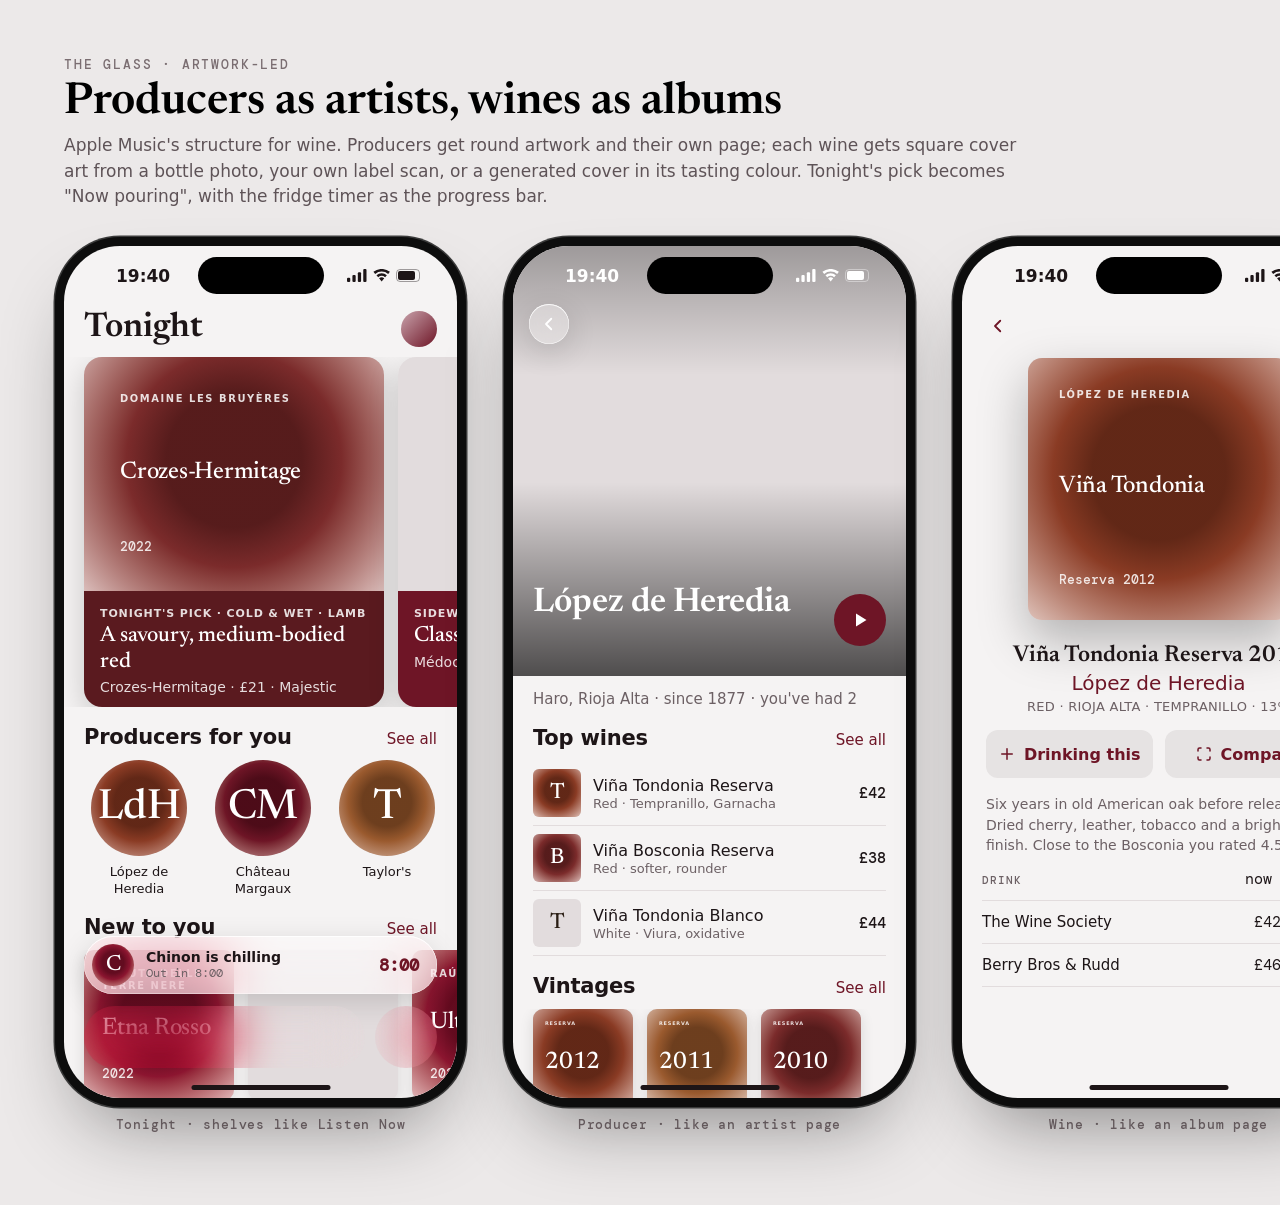
<file: design/mocks/art.html>
<!doctype html>
<html lang="en"><head><meta charset="utf-8">
<link rel="stylesheet" href="fonts-local.css">
<style>
:root{--serif:"Newsreader",Georgia,serif;--sans:"Inter",system-ui,sans-serif;--mono:"DM Mono",ui-monospace,monospace;
  --c-ruby:#8C1530;--c-garnet:#7B2B2B;--c-claret:#6E1526;--c-lemon:#ECE08A;--c-tawny:#9A5A2E;--c-straw:#E5CF78;--c-purple:#4A1238;--c-brick:#8A3B24}
*{box-sizing:border-box}
body{margin:0;background:#ECE9E9;font-family:var(--sans);-webkit-font-smoothing:antialiased}
.board{padding:56px 64px 72px;display:flex;flex-direction:column;gap:36px;width:max-content;background:#ECE9E9}
.board-h{display:flex;flex-direction:column;gap:6px;max-width:1300px}
.board-h .k{font:500 13px var(--mono);letter-spacing:.14em;text-transform:uppercase;color:#7A6D71}
.board-h h1{margin:0;font:600 44px/1.1 var(--serif)}
.board-h p{margin:0;font-size:17px;line-height:1.5;color:#5E5357;max-width:980px}
.row{display:flex;gap:56px;align-items:flex-start}
.cap{font:500 13px var(--mono);letter-spacing:.06em;color:#7A6D71;margin-top:18px;text-align:center;width:393px}
.phone{width:393px;height:852px;border-radius:56px;overflow:hidden;position:relative;background:var(--bg);color:var(--ink);box-shadow:0 0 0 9px #0d0d0d,0 0 0 10.5px #3a3a3a,0 40px 80px -20px rgba(0,0,0,.45)}
.light{--bg:#F5F3F3;--cell:#fff;--ink:#1D1517;--ink2:#6C6064;--line:#E2DCDD;--accent:#6E1526;--on:#fff;--glass:rgba(255,255,255,.6);--glass-b:rgba(255,255,255,.75)}
.dark{--bg:#0E0A0B;--cell:#1B1517;--ink:#F3EDEE;--ink2:#A5989C;--line:#2E2629;--accent:#E27D8F;--on:#1B0B0F;--glass:rgba(40,30,33,.55);--glass-b:rgba(255,255,255,.14)}
.sb{position:absolute;top:0;left:0;right:0;height:54px;display:flex;justify-content:space-between;align-items:center;padding:6px 34px 0 52px;z-index:50;font:600 17px var(--sans);color:var(--sbc,var(--ink))}
.sb svg{height:13px}.sb .ic{display:flex;gap:6px;align-items:center}
.island{position:absolute;top:11px;left:50%;transform:translateX(-50%);width:126px;height:37px;border-radius:20px;background:#000;z-index:60}
.homebar{position:absolute;bottom:8px;left:50%;transform:translateX(-50%);width:139px;height:5px;border-radius:3px;background:var(--hb,var(--ink));z-index:60}
.lg{background:var(--glass);-webkit-backdrop-filter:blur(26px) saturate(180%);backdrop-filter:blur(26px) saturate(180%);box-shadow:inset 0 1px 0 var(--glass-b),inset 0 0 0 .5px var(--glass-b),0 8px 30px rgba(0,0,0,.14)}
.scroll{position:absolute;inset:54px 0 0;overflow:hidden;padding:6px 0 0}
.lt{display:flex;justify-content:space-between;align-items:center;padding:4px 20px 10px}
.lt h2{margin:0;font:600 34px/1.1 var(--serif)}
.avatar{width:36px;height:36px;border-radius:50%;background:linear-gradient(135deg,#C9A3AC,#6E1526)}
.shelf-h{display:flex;justify-content:space-between;align-items:baseline;padding:18px 20px 10px}
.shelf-h h3{margin:0;font:600 21px/1.2 var(--sans);letter-spacing:-.01em}
.shelf-h span{font:500 15px var(--sans);color:var(--accent)}
.shelf{display:flex;gap:14px;padding:0 20px;overflow:hidden}
/* artwork */
.art{position:relative;overflow:hidden;background:var(--line);flex:none}
.art img{position:absolute;inset:0;width:100%;height:100%;object-fit:cover}
.gen{position:absolute;inset:0;display:flex;flex-direction:column;justify-content:space-between;padding:12%;color:var(--gt,#fff);
  background:radial-gradient(circle at 50% 44%,color-mix(in oklab,var(--c) 78%,#000) 0 34%,var(--c) 54%,color-mix(in oklab,var(--c) 58%,#fff) 82%,color-mix(in oklab,var(--c) 30%,#fff) 100%)}
.gen .gp{font:600 .62em/1.2 var(--sans);letter-spacing:.16em;text-transform:uppercase;opacity:.85}
.gen .gc{font:500 1.5em/1.02 var(--serif);letter-spacing:-.01em}
.gen .gv{font:500 .8em var(--mono);opacity:.85}
.sq{border-radius:10px;box-shadow:0 4px 14px rgba(0,0,0,.12)}
.round{border-radius:50%}
.tile{display:flex;flex-direction:column;gap:6px;width:150px;flex:none}
.tile .t{font:500 14px/1.25 var(--sans)}
.tile .s{font:400 13px/1.25 var(--sans);color:var(--ink2);margin-top:-4px}
.ptile{display:flex;flex-direction:column;align-items:center;gap:8px;width:110px;flex:none;text-align:center}
.ptile .t{font:500 13px/1.25 var(--sans)}
/* top pick card */
.pickcard{width:300px;height:350px;border-radius:18px;overflow:hidden;flex:none;position:relative;color:#fff;box-shadow:0 10px 30px rgba(0,0,0,.18)}
.pickcard .band{position:absolute;left:0;right:0;bottom:0;height:116px;padding:16px;display:flex;flex-direction:column;gap:4px;background:var(--band)}
.pickcard .k{font:600 11px var(--sans);letter-spacing:.08em;text-transform:uppercase;opacity:.85}
.pickcard .t{font:500 22px/1.15 var(--serif)}
.pickcard .s{font:400 14px var(--sans);opacity:.85}
.pickcard .art{position:absolute;inset:0 0 116px 0}
/* mini player */
.mini{position:absolute;left:20px;right:20px;bottom:104px;height:58px;border-radius:29px;display:flex;align-items:center;gap:12px;padding:0 8px;z-index:40}
.mini .art{width:42px;height:42px;border-radius:21px}
.mini .t{font:600 14px var(--sans)}
.mini .s{font:400 12px var(--mono);color:var(--ink2)}
.mini .tm{margin-left:auto;font:600 17px var(--mono);color:var(--accent);padding-right:10px}
.tabbar{position:absolute;left:20px;right:20px;bottom:30px;display:flex;gap:10px;z-index:40}
.tabpill{flex:1;height:62px;border-radius:31px;display:grid;grid-template-columns:repeat(3,1fr);align-items:center;padding:0 6px}
.tabpill .t{display:flex;flex-direction:column;align-items:center;gap:2px;font:500 10px var(--sans);color:var(--ink2)}
.tabpill .t svg{width:26px;height:26px}
.tabpill .t.on{color:var(--accent);background:color-mix(in oklab,var(--ink) 8%,transparent);border-radius:24px;padding:6px 0;margin:0 4px}
.tabbtn{width:62px;height:62px;border-radius:50%;display:flex;align-items:center;justify-content:center;color:var(--accent)}
.tabbtn svg{width:28px;height:28px}
/* producer page */
.phead{position:absolute;inset:0 0 auto;height:430px}
.phead .art{position:absolute;inset:0;border-radius:0}
.phead::after{content:"";position:absolute;inset:0;background:linear-gradient(180deg,rgba(0,0,0,.3),transparent 30%,transparent 55%,rgba(0,0,0,.65))}
.pname{position:absolute;left:20px;right:90px;top:340px;z-index:3;color:#fff;font:600 34px/1.05 var(--serif)}
.pplay{position:absolute;right:20px;top:348px;width:52px;height:52px;border-radius:50%;background:var(--accent);color:var(--on);z-index:3;display:flex;align-items:center;justify-content:center}
.pplay svg{width:24px;height:24px}
.pbody{position:absolute;top:430px;left:0;right:0;bottom:0;padding:14px 0 0;display:flex;flex-direction:column}
.pmeta{padding:0 20px;font:400 15px var(--sans);color:var(--ink2)}
.list{padding:0 20px}
.li{display:flex;gap:12px;align-items:center;padding:8px 0;border-bottom:.5px solid var(--line)}
.li .art{width:48px;height:48px;border-radius:6px}
.li .m{flex:1;min-width:0}
.li .t{font:500 16px/1.25 var(--sans)}
.li .s{font:400 13px var(--sans);color:var(--ink2)}
.li .p{font:500 15px var(--mono)}
.back{position:absolute;top:58px;left:16px;width:40px;height:40px;border-radius:50%;z-index:20;display:flex;align-items:center;justify-content:center;color:var(--ink)}
.back svg{width:18px;height:18px}
/* wine page */
.wart{position:absolute;top:112px;left:50%;transform:translateX(-50%);width:262px;height:262px;border-radius:14px;box-shadow:0 20px 50px rgba(0,0,0,.28)}
.wbody{position:absolute;top:396px;left:0;right:0;display:flex;flex-direction:column;align-items:center;gap:2px;text-align:center;padding:0 24px}
.wt{font:600 23px/1.2 var(--serif)}
.wp{font:500 20px var(--sans);color:var(--accent)}
.wm{font:400 13px var(--sans);color:var(--ink2);margin-top:2px;letter-spacing:.02em}
.wbtns{display:flex;gap:12px;margin-top:14px;width:100%}
.wbtns span{flex:1;height:48px;border-radius:12px;background:color-mix(in oklab,var(--ink) 7%,transparent);display:flex;align-items:center;justify-content:center;gap:8px;font:600 16px var(--sans);color:var(--accent)}
.wbtns svg{width:18px;height:18px}
.wnote{font:400 14px/1.45 var(--sans);color:var(--ink2);text-align:left;margin-top:14px;align-self:stretch}
.wlist{position:absolute;top:612px;left:0;right:0;padding:0 20px}
.wrow{display:flex;justify-content:space-between;align-items:baseline;padding:11px 0;border-bottom:.5px solid var(--line);font:400 15px var(--sans)}
.wrow .k{font:500 11px var(--mono);letter-spacing:.1em;text-transform:uppercase;color:var(--ink2)}
.wrow .v{font:400 15px var(--mono)}
/* now pouring */
.np{position:absolute;inset:0;background:radial-gradient(ellipse 120% 80% at 50% 30%,#A8243F,#5A0F20 55%,#24060C)}
.np::before{content:"";position:absolute;inset:0;background:radial-gradient(circle at 30% 20%,rgba(255,255,255,.12),transparent 40%)}
.np-grab{position:absolute;top:62px;left:50%;transform:translateX(-50%);width:36px;height:5px;border-radius:3px;background:rgba(255,255,255,.4)}
.npart{position:absolute;top:104px;left:32px;width:329px;height:329px;border-radius:14px;box-shadow:0 26px 60px rgba(0,0,0,.45)}
.np-t{position:absolute;top:462px;left:32px;right:32px;color:#fff}
.np-t .a{font:600 22px/1.2 var(--serif)}
.np-t .b{font:400 18px var(--sans);opacity:.7;margin-top:2px}
.scrub{position:absolute;top:540px;left:32px;right:32px;color:rgba(255,255,255,.7)}
.scrub .bar{height:6px;border-radius:3px;background:rgba(255,255,255,.22)}
.scrub .bar i{display:block;height:100%;width:62%;background:rgba(255,255,255,.92);border-radius:3px}
.scrub .tt{display:flex;justify-content:space-between;font:500 12px var(--mono);margin-top:8px}
.scrub .lbl{font:600 13px var(--sans);color:#fff;margin-bottom:10px;letter-spacing:.01em}
.ctrl{position:absolute;top:620px;left:32px;right:32px;display:flex;justify-content:space-between;align-items:center;color:#fff}
.ctrl .c{font:600 15px var(--mono);width:64px;text-align:center;opacity:.9}
.ctrl .big{width:84px;height:84px;border-radius:50%;background:rgba(255,255,255,.95);color:#5A0F20;display:flex;align-items:center;justify-content:center}
.ctrl .big svg{width:34px;height:34px}
.np-foot{position:absolute;bottom:48px;left:44px;right:44px;display:flex;justify-content:space-between;color:rgba(255,255,255,.75);font:500 12px var(--sans)}
.np-foot span{display:flex;flex-direction:column;align-items:center;gap:6px}
.np-foot svg{width:24px;height:24px}
</style></head><body>
<template id="sbt"><div class="sb"><span>19:40</span><span class="ic"><svg viewBox="0 0 18 12"><rect x="0" y="8" width="3" height="4" rx="1" fill="currentColor"/><rect x="5" y="5.5" width="3" height="6.5" rx="1" fill="currentColor"/><rect x="10" y="3" width="3" height="9" rx="1" fill="currentColor"/><rect x="15" y="0" width="3" height="12" rx="1" fill="currentColor"/></svg><svg viewBox="0 0 16 12"><path d="M8 11.5l2.4-2.9a3.6 3.6 0 0 0-4.8 0zM3.2 5.7l1.6 1.9a5 5 0 0 1 6.4 0l1.6-1.9a7.6 7.6 0 0 0-9.6 0zM.4 2.6L2 4.5a9.7 9.7 0 0 1 12 0l1.6-1.9a12.2 12.2 0 0 0-15.2 0z" fill="currentColor"/></svg><svg viewBox="0 0 27 13"><rect x=".5" y=".5" width="23" height="12" rx="3.5" fill="none" stroke="currentColor" opacity=".4"/><rect x="2" y="2" width="17" height="9" rx="2" fill="currentColor"/></svg></span></div><div class="island"></div><div class="homebar"></div></template>
<template id="tabs"><div class="tabbar"><div class="tabpill lg"><span class="t on"><svg viewBox="0 0 24 24" fill="none" stroke="currentColor" stroke-width="1.7" stroke-linecap="round" stroke-linejoin="round"><path d="M7 3h10l-.4 5.2a4.6 4.6 0 0 1-9.2 0z"/><path d="M12 13v7M8.5 21h7"/></svg>Tonight</span><span class="t"><svg viewBox="0 0 24 24" fill="none" stroke="currentColor" stroke-width="1.7" stroke-linecap="round" stroke-linejoin="round"><path d="M5 4.5A1.5 1.5 0 0 1 6.5 3H19v15H6.5A1.5 1.5 0 0 0 5 19.5z"/><path d="M5 19.5A1.5 1.5 0 0 0 6.5 21H19v-3"/></svg>Cellar</span><span class="t"><svg viewBox="0 0 24 24" fill="none" stroke="currentColor" stroke-width="1.7" stroke-linecap="round"><circle cx="11" cy="11" r="6.5"/><path d="M16 16l4.5 4.5"/></svg>Explore</span></div><div class="tabbtn lg"><svg viewBox="0 0 24 24" fill="none" stroke="currentColor" stroke-width="1.8" stroke-linecap="round" stroke-linejoin="round"><path d="M4 8V6a2 2 0 0 1 2-2h2M16 4h2a2 2 0 0 1 2 2v2M20 16v2a2 2 0 0 1-2 2h-2M8 20H6a2 2 0 0 1-2-2v-2"/><path d="M10 8h4v8h-4z"/></svg></div></div></template>

<section class="board" id="board-art">
  <div class="board-h"><span class="k">The Glass · artwork-led</span><h1>Producers as artists, wines as albums</h1><p>Apple Music's structure for wine. Producers get round artwork and their own page; each wine gets square cover art from a bottle photo, your own label scan, or a generated cover in its tasting colour. Tonight's pick becomes "Now pouring", with the fridge timer as the progress bar.</p></div>
  <div class="row">

    <!-- Tonight / Listen Now -->
    <div><div class="phone light">
      <div class="scroll">
        <div class="lt"><h2>Tonight</h2><span class="avatar"></span></div>
        <div class="shelf">
          <div class="pickcard" style="--band:#5A1A1F"><div class="art" data-art="northern-rhone" data-gen="Domaine Les Bruyères|Crozes-Hermitage|2022|garnet"></div><div class="band"><span class="k">Tonight's pick · cold &amp; wet · lamb</span><span class="t">A savoury, medium-bodied red</span><span class="s">Crozes-Hermitage · £21 · Majestic</span></div></div>
          <div class="pickcard" style="--band:#6E1526"><div class="art" data-art="bordeaux"></div><div class="band"><span class="k">Sideways</span><span class="t">Classic claret</span><span class="s">Médoc · from £18</span></div></div>
        </div>
        <div class="shelf-h"><h3>Producers for you</h3><span>See all</span></div>
        <div class="shelf">
          <div class="ptile"><div class="art round" style="width:96px;height:96px" data-art="lopez-de-heredia" data-gen="|LdH||brick"></div><span class="t">López de Heredia</span></div>
          <div class="ptile"><div class="art round" style="width:96px;height:96px" data-art="chateau-margaux" data-gen="|CM||claret"></div><span class="t">Château Margaux</span></div>
          <div class="ptile"><div class="art round" style="width:96px;height:96px" data-art="taylors" data-gen="|T||tawny"></div><span class="t">Taylor's</span></div>
          <div class="ptile"><div class="art round" style="width:96px;height:96px" data-art="penfolds" data-gen="|P||purple"></div><span class="t">Penfolds</span></div>
        </div>
        <div class="shelf-h"><h3>New to you</h3><span>See all</span></div>
        <div class="shelf">
          <div class="tile"><div class="art sq" style="width:150px;height:150px" data-art="etna-x" data-gen="Tenuta delle Terre Nere|Etna Rosso|2022|ruby"></div><span class="t">Etna Rosso 2022</span><span class="s">Terre Nere · £24</span></div>
          <div class="tile"><div class="art sq" style="width:150px;height:150px" data-art="santorini" ></div><span class="t">Santorini Assyrtiko</span><span class="s">Sigalas · £27</span></div>
          <div class="tile"><div class="art sq" style="width:150px;height:150px" data-gen="Raúl Pérez|Ultreia|2021|ruby"></div><span class="t">Ultreia</span><span class="s">Raúl Pérez</span></div>
        </div>
      </div>
      <div class="mini lg"><div class="art" data-gen="|C||ruby" style="font-size:9px"></div><div><div class="t">Chinon is chilling</div><div class="s">Out in 8:00</div></div><span class="tm">8:00</span></div>
    </div><div class="cap">Tonight · shelves like Listen Now</div></div>

    <!-- Producer / Artist page -->
    <div><div class="phone light" style="--sbc:#fff">
      <div class="phead"><div class="art" data-art="lopez-de-heredia" data-alt="rioja"></div></div>
      <span class="back lg" style="--glass:rgba(255,255,255,.35);color:#fff"><svg viewBox="0 0 24 24" fill="none" stroke="currentColor" stroke-width="2.4" stroke-linecap="round" stroke-linejoin="round"><path d="M15 5l-7 7 7 7"/></svg></span>
      <div class="pname">López de Heredia</div>
      <span class="pplay"><svg viewBox="0 0 24 24" fill="currentColor"><path d="M8 5.5v13l10.5-6.5z"/></svg></span>
      <div class="pbody">
        <div class="pmeta">Haro, Rioja Alta · since 1877 · you've had 2</div>
        <div class="shelf-h"><h3>Top wines</h3><span>See all</span></div>
        <div class="list">
          <div class="li"><div class="art" data-art="tondonia-bottle" data-gen="López de Heredia|Tondonia|Reserva|brick"></div><div class="m"><div class="t">Viña Tondonia Reserva</div><div class="s">Red · Tempranillo, Garnacha</div></div><span class="p">£42</span></div>
          <div class="li"><div class="art" data-gen="López de Heredia|Bosconia|Reserva|garnet"></div><div class="m"><div class="t">Viña Bosconia Reserva</div><div class="s">Red · softer, rounder</div></div><span class="p">£38</span></div>
          <div class="li"><div class="art" data-gen="López de Heredia|Tondonia Blanco|Reserva|gold"></div><div class="m"><div class="t">Viña Tondonia Blanco</div><div class="s">White · Viura, oxidative</div></div><span class="p">£44</span></div>
        </div>
        <div class="shelf-h"><h3>Vintages</h3><span>See all</span></div>
        <div class="shelf">
          <div class="tile" style="width:100px"><div class="art sq" style="width:100px;height:100px;font-size:8px" data-gen="Tondonia|Reserva|2012|brick"></div><span class="t">2012</span></div>
          <div class="tile" style="width:100px"><div class="art sq" style="width:100px;height:100px;font-size:8px" data-gen="Tondonia|Reserva|2011|tawny"></div><span class="t">2011</span></div>
          <div class="tile" style="width:100px"><div class="art sq" style="width:100px;height:100px;font-size:8px" data-gen="Tondonia|Reserva|2010|garnet"></div><span class="t">2010</span></div>
        </div>
      </div>
    </div><div class="cap">Producer · like an artist page</div></div>

    <!-- Wine / Album page -->
    <div><div class="phone light">
      <span class="back" style="top:60px"><svg viewBox="0 0 24 24" fill="none" stroke="currentColor" stroke-width="2.4" stroke-linecap="round" stroke-linejoin="round" style="color:var(--accent)"><path d="M15 5l-7 7 7 7"/></svg></span>
      <div class="art wart" data-art="tondonia-bottle" data-gen="López de Heredia|Viña Tondonia|Reserva 2012|brick" style="font-size:16px"></div>
      <div class="wbody">
        <div class="wt">Viña Tondonia Reserva 2012</div>
        <div class="wp">López de Heredia</div>
        <div class="wm">RED · RIOJA ALTA · TEMPRANILLO · 13%</div>
        <div class="wbtns"><span><svg viewBox="0 0 24 24" fill="none" stroke="currentColor" stroke-width="2" stroke-linecap="round"><path d="M12 5v14M5 12h14"/></svg>Drinking this</span><span><svg viewBox="0 0 24 24" fill="none" stroke="currentColor" stroke-width="2" stroke-linecap="round" stroke-linejoin="round"><path d="M4 8V6a2 2 0 0 1 2-2h2M16 4h2a2 2 0 0 1 2 2v2M20 16v2a2 2 0 0 1-2 2h-2M8 20H6a2 2 0 0 1-2-2v-2"/></svg>Compare</span></div>
        <p class="wnote">Six years in old American oak before release. Dried cherry, leather, tobacco and a bright, salty finish. Close to the Bosconia you rated 4.5.</p>
      </div>
      <div class="wlist">
        <div class="wrow"><span class="k">Drink</span><span class="v">now – 2035</span></div>
        <div class="wrow"><span>The Wine Society</span><span class="v">£42 · Oct</span></div>
        <div class="wrow"><span>Berry Bros &amp; Rudd</span><span class="v">£46 · Sep</span></div>
      </div>
    </div><div class="cap">Wine · like an album page</div></div>

    <!-- Now pouring -->
    <div><div class="phone dark" style="--sbc:#fff;--hb:#fff">
      <div class="np"></div>
      <div class="np-grab"></div>
      <div class="art npart" data-gen="Charles Joguet|Chinon Cuvée Terroir|2022|ruby" style="font-size:18px"></div>
      <div class="np-t"><div class="a">Chinon 'Cuvée Terroir' 2022</div><div class="b">Charles Joguet</div></div>
      <div class="scrub"><div class="lbl">In the fridge · serve at 16°C</div><div class="bar"><i></i></div><div class="tt"><span>12:24</span><span>−7:36</span></div></div>
      <div class="ctrl"><span class="c">−5 min</span><span class="big"><svg viewBox="0 0 24 24" fill="currentColor"><rect x="6" y="5" width="4" height="14" rx="1"/><rect x="14" y="5" width="4" height="14" rx="1"/></svg></span><span class="c">+5 min</span></div>
      <div class="np-foot"><span><svg viewBox="0 0 24 24" fill="none" stroke="currentColor" stroke-width="1.8" stroke-linecap="round" stroke-linejoin="round"><path d="M5 4.5A1.5 1.5 0 0 1 6.5 3H19v15H6.5A1.5 1.5 0 0 0 5 19.5z"/></svg>Log it</span><span><svg viewBox="0 0 24 24" fill="none" stroke="currentColor" stroke-width="1.8" stroke-linecap="round"><path d="M7 3h10l-.4 5.2a4.6 4.6 0 0 1-9.2 0zM12 13v7M8.5 21h7"/></svg>Serve notes</span><span><svg viewBox="0 0 24 24" fill="none" stroke="currentColor" stroke-width="1.8" stroke-linecap="round" stroke-linejoin="round"><path d="M4 7h13l-3-3M20 17H7l3 3"/></svg>Sideways</span></div>
    </div><div class="cap">Now pouring · the fridge timer as progress</div></div>

  </div>
</section>
<script>
const PATHS = window.PATHS || {};
document.querySelectorAll('.phone').forEach(p => p.prepend(document.getElementById('sbt').content.cloneNode(true)));
document.querySelector('.phone.light').append(document.getElementById('tabs').content.cloneNode(true));
const pale = new Set(['lemon','straw','gold']);
document.querySelectorAll('[data-gen],[data-art]').forEach(a => {
  const keys = [a.dataset.art, a.dataset.alt].filter(Boolean);
  const src = keys.map(k => PATHS[k]).find(Boolean);
  if (src) { const i = document.createElement('img'); i.src = src; a.append(i); return; }
  if (!a.dataset.gen) return;
  const [p, c, v, col] = a.dataset.gen.split('|');
  const g = document.createElement('div'); g.className = 'gen';
  g.style.setProperty('--c', 'var(--c-' + col + ')'); if (pale.has(col)) g.style.setProperty('--gt', '#2A1E14');
  g.innerHTML = '<span class="gp"></span><span class="gc"></span><span class="gv"></span>';
  g.children[0].textContent = p; g.children[1].textContent = c; g.children[2].textContent = v;
  if (a.classList.contains('round')) { g.style.alignItems = 'center'; g.style.justifyContent = 'center'; g.children[1].style.fontSize = '2.6em'; g.children[0].remove(); g.children[1].remove(); }
  a.append(g);
  const w = a.getBoundingClientRect().width;
  if (!a.classList.contains('round') && w < 70) { g.innerHTML = ''; const m = document.createElement('span'); m.className = 'gc'; m.style.cssText = 'margin:auto;font-size:22px'; m.textContent = (c || p).trim()[0]; g.append(m); g.style.padding = '0'; }
  else if (!a.classList.contains('round') && w <= 110) { g.children[0].textContent = c; g.children[1].textContent = v; g.children[1].style.fontSize = '24px'; g.children[2].textContent = ''; }
});
</script>
</body></html>
</file>
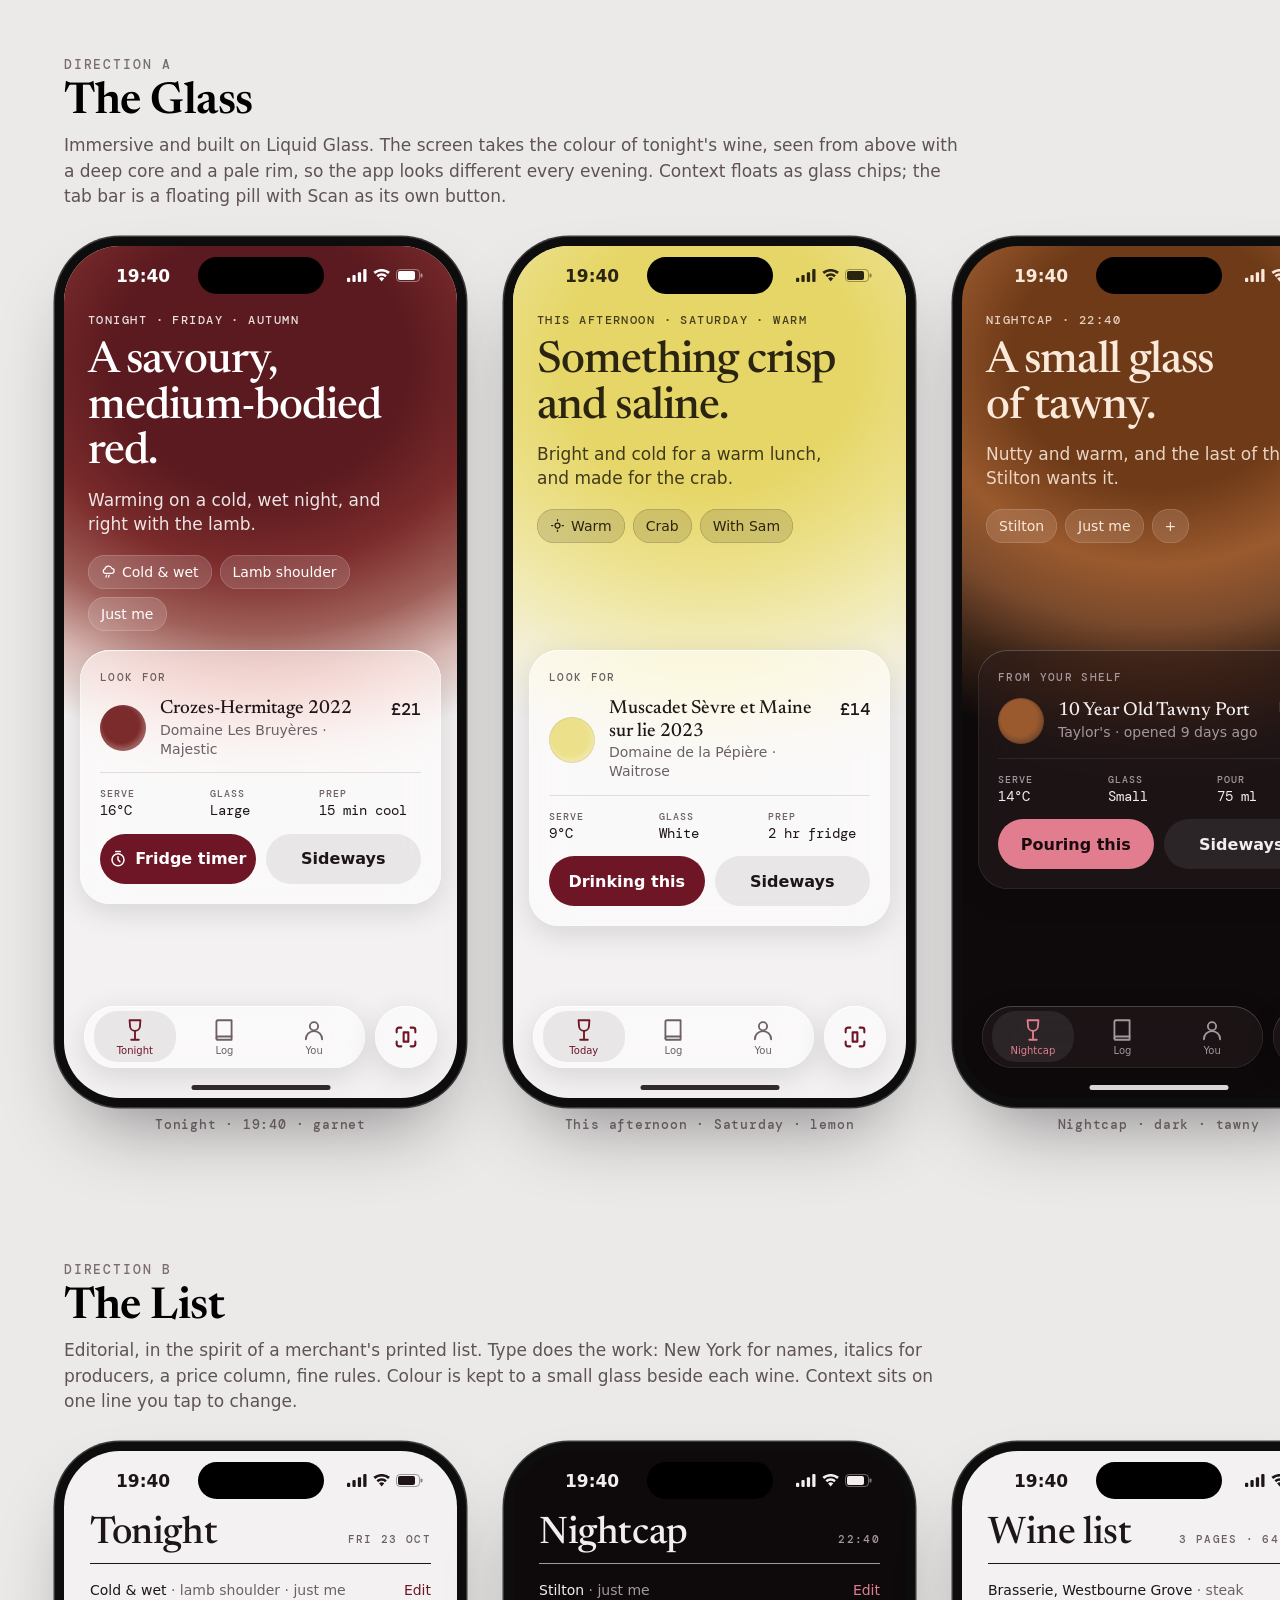
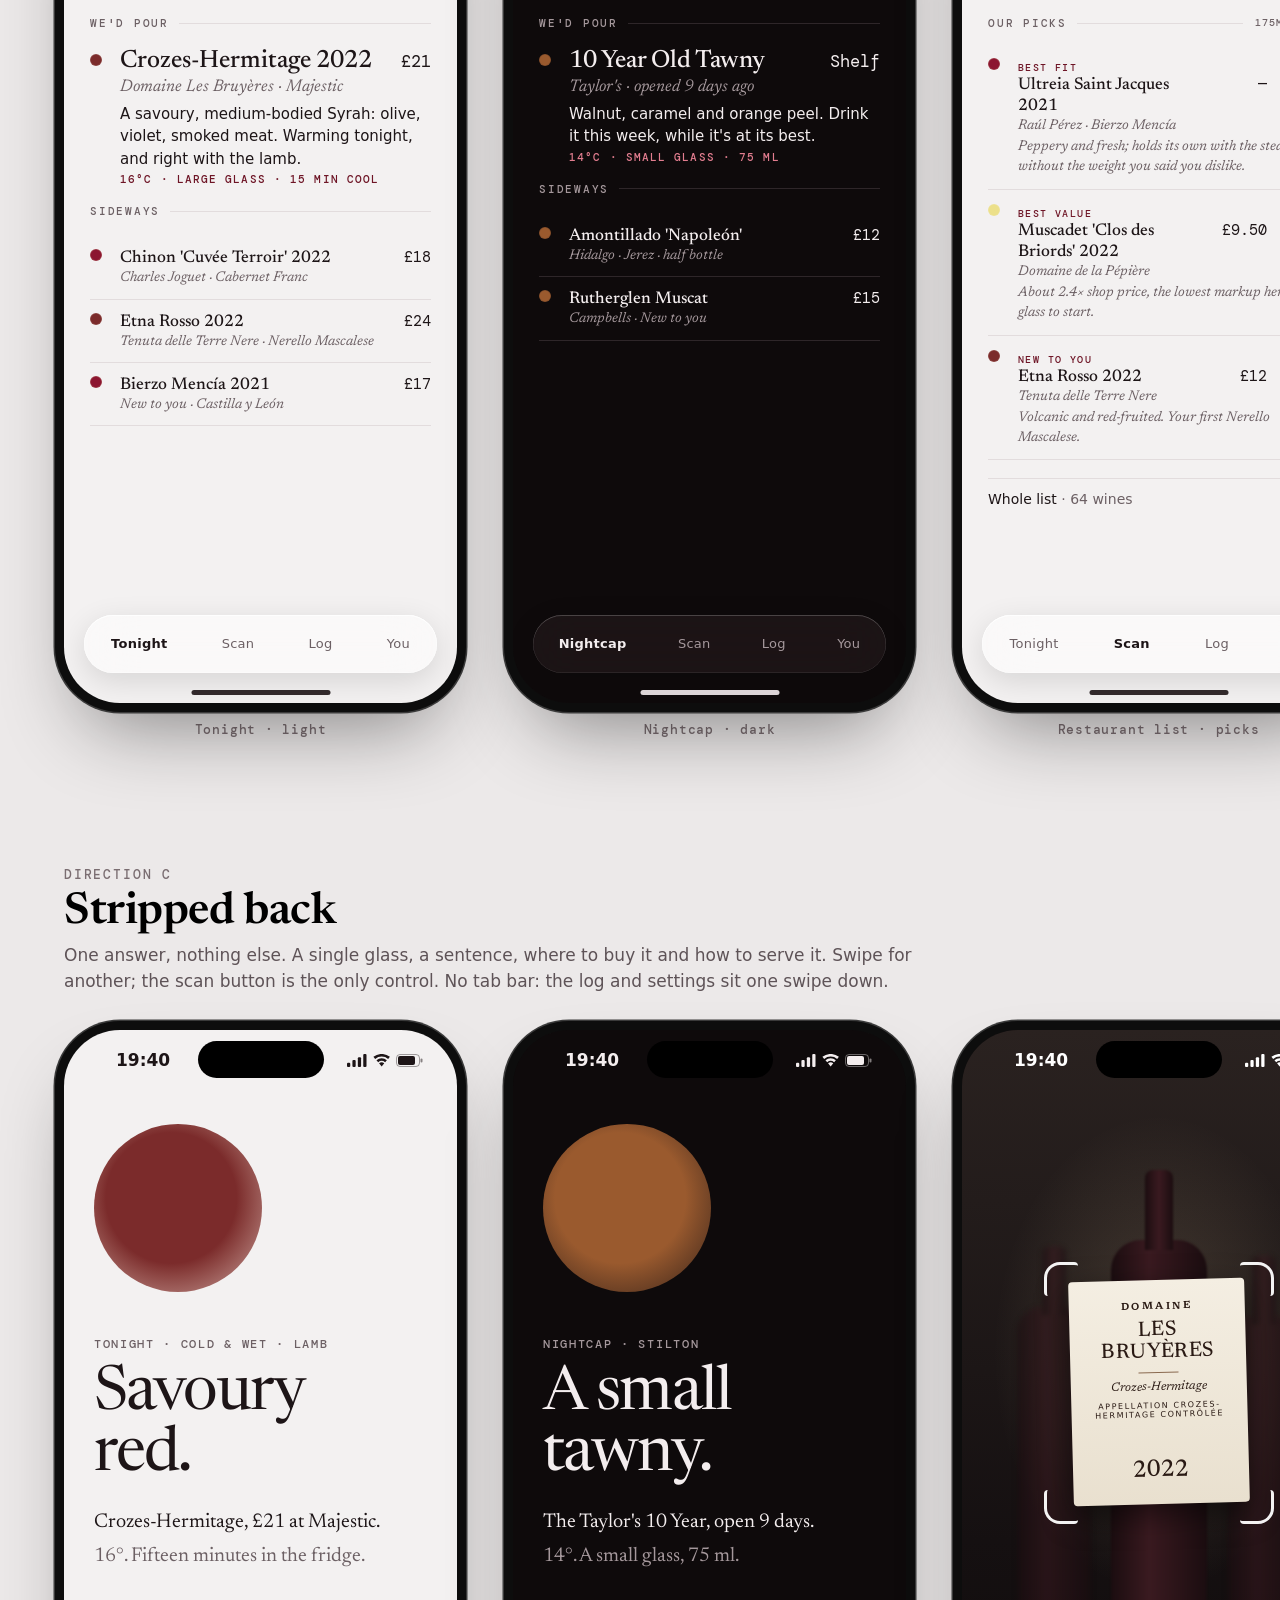
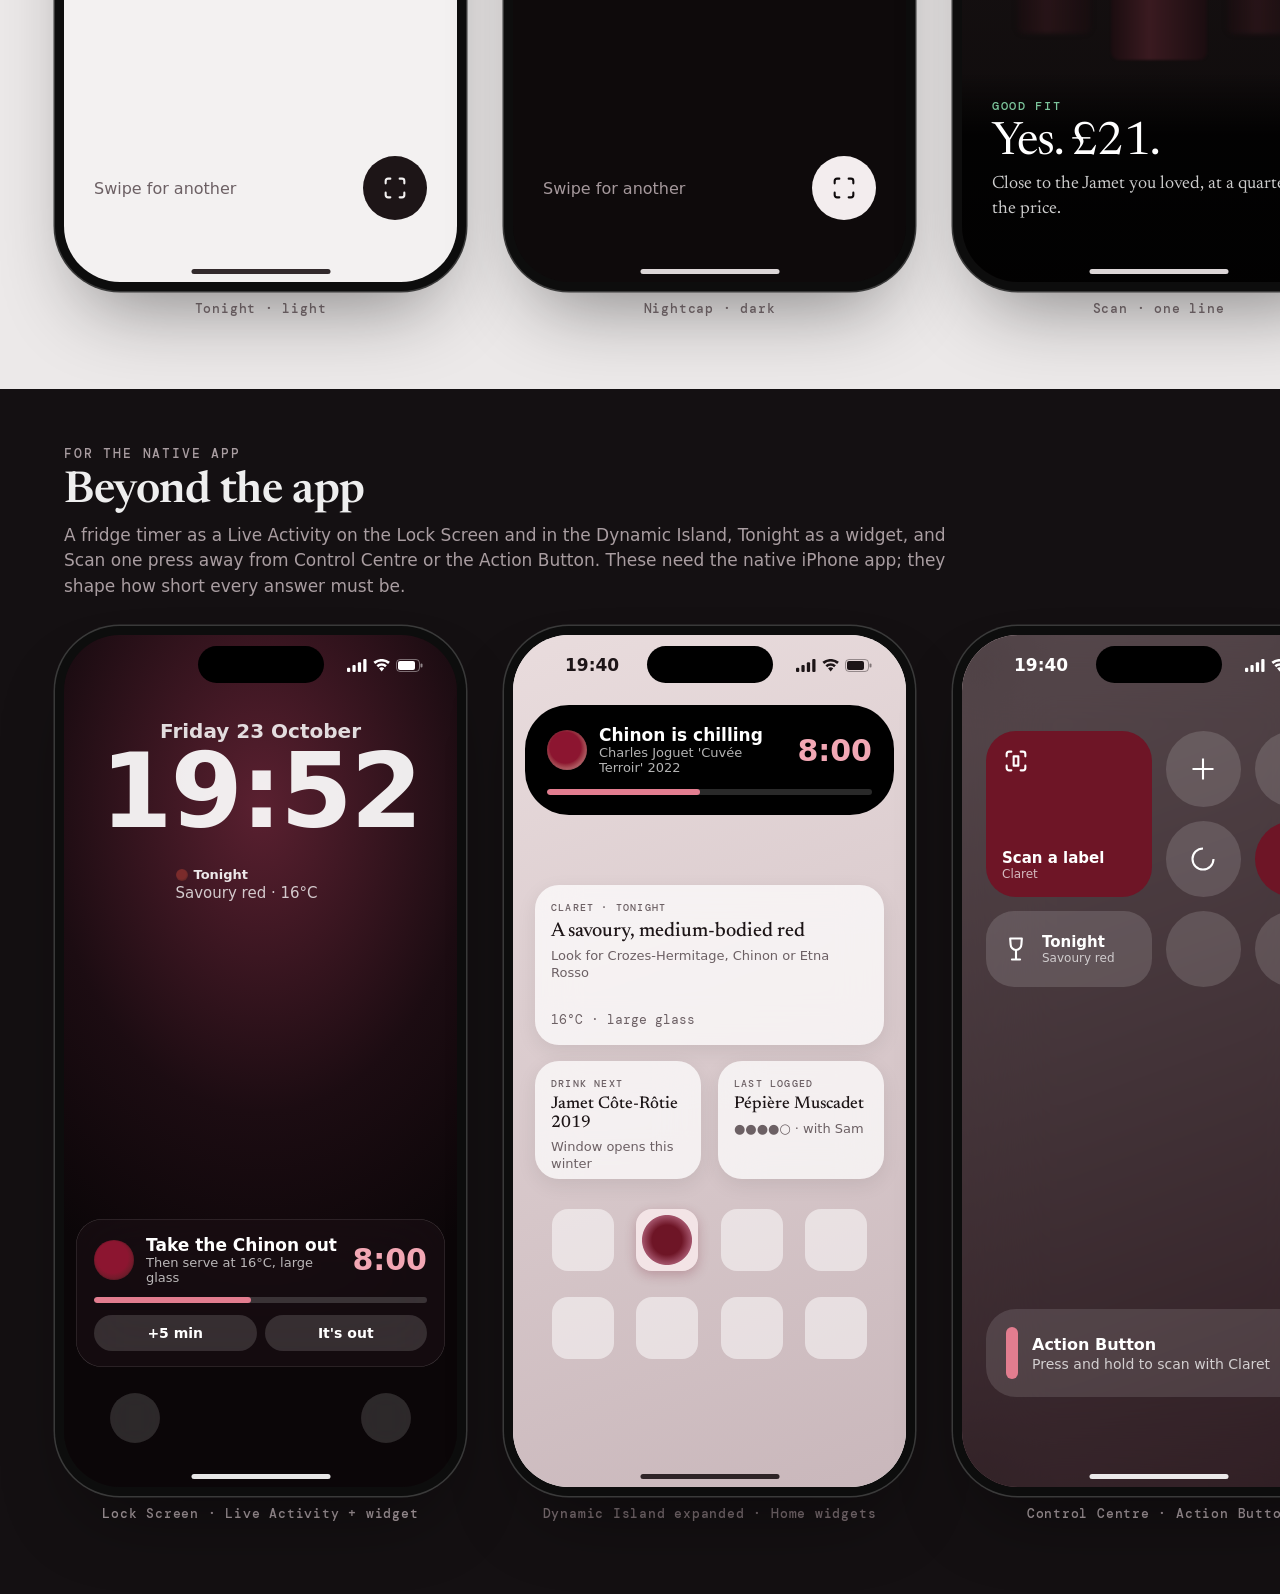
<file: design/mocks/mocks.html>
<!doctype html>
<html lang="en"><head><meta charset="utf-8">
<link rel="stylesheet" href="fonts-local.css">
<style>
:root{
  --serif:"Newsreader",Georgia,serif;
  --sans:"Inter","Inter Display",system-ui,sans-serif;
  --mono:"DM Mono",ui-monospace,monospace;
  --c-lemon:#ECE08A; --c-straw:#E5CF78; --c-garnet:#7B2B2B; --c-claret:#6E1526; --c-ruby:#8C1530; --c-tawny:#9A5A2E; --c-purple:#4A1238;
}
*{box-sizing:border-box}
body{margin:0;background:#E9E6E6;font-family:var(--sans);-webkit-font-smoothing:antialiased}
.board{padding:56px 64px 72px;display:flex;flex-direction:column;gap:36px;width:max-content;background:#ECE9E9}
.board.darkboard{background:#141012;color:#EEE}
.board-h{display:flex;flex-direction:column;gap:6px;max-width:1300px}
.board-h .k{font:500 13px var(--mono);letter-spacing:.14em;text-transform:uppercase;color:#7A6D71}
.board-h h1{margin:0;font:600 44px/1.1 var(--serif);letter-spacing:-.01em}
.board-h p{margin:0;font-size:17px;line-height:1.5;color:#5E5357;max-width:900px}
.darkboard .board-h p{color:#A99DA1}
.row{display:flex;gap:56px;align-items:flex-start}
.cap{font:500 13px var(--mono);letter-spacing:.06em;color:#7A6D71;margin-top:18px;text-align:center;width:393px}

/* Phone */
.phone{width:393px;height:852px;border-radius:56px;overflow:hidden;position:relative;background:var(--bg);color:var(--ink);
  box-shadow:0 0 0 9px #0d0d0d,0 0 0 10.5px #3a3a3a,0 40px 80px -20px rgba(0,0,0,.45)}
.light{--bg:#F3F1F1;--cell:#fff;--ink:#1D1517;--ink2:#6C6064;--line:#E2DCDD;--accent:#6E1526;--on:#fff;--glass:rgba(255,255,255,.55);--glass-b:rgba(255,255,255,.7)}
.dark{--bg:#0E0A0B;--cell:#1B1517;--ink:#F3EDEE;--ink2:#A5989C;--line:#2E2629;--accent:#E27D8F;--on:#1B0B0F;--glass:rgba(40,30,33,.5);--glass-b:rgba(255,255,255,.14)}
.sb{position:absolute;top:0;left:0;right:0;height:54px;display:flex;justify-content:space-between;align-items:center;padding:6px 34px 0 52px;z-index:50;font:600 17px var(--sans);color:var(--sbc,var(--ink))}
.sb svg{height:13px}
.sb .ic{display:flex;gap:6px;align-items:center}
.island{position:absolute;top:11px;left:50%;transform:translateX(-50%);width:126px;height:37px;border-radius:20px;background:#000;z-index:60}
.homebar{position:absolute;bottom:8px;left:50%;transform:translateX(-50%);width:139px;height:5px;border-radius:3px;background:var(--hb,var(--ink));opacity:.9;z-index:60}

/* Liquid glass material */
.lg{background:var(--glass);-webkit-backdrop-filter:blur(24px) saturate(180%);backdrop-filter:blur(24px) saturate(180%);
  box-shadow:inset 0 1px 0 var(--glass-b),inset 0 0 0 .5px var(--glass-b),0 8px 30px rgba(0,0,0,.12)}
.tabbar{position:absolute;left:20px;right:20px;bottom:30px;display:flex;gap:10px;z-index:40}
.tabpill{flex:1;height:62px;border-radius:31px;display:grid;grid-template-columns:repeat(3,1fr);align-items:center;padding:0 6px}
.tabpill .t{display:flex;flex-direction:column;align-items:center;gap:2px;font:500 10px var(--sans);color:var(--ink2)}
.tabpill .t svg{width:26px;height:26px}
.tabpill .t.on{color:var(--accent)}
.tabpill .t.on{background:color-mix(in oklab,var(--ink) 8%,transparent);border-radius:24px;padding:6px 0;margin:0 4px}
.tabbtn{width:62px;height:62px;border-radius:50%;display:flex;align-items:center;justify-content:center;color:var(--accent)}
.tabbtn svg{width:28px;height:28px}

/* ---------- Direction A ---------- */
.a-hero{position:absolute;inset:0 0 auto;height:520px}
.a-top{position:absolute;top:66px;left:24px;right:24px;display:flex;flex-direction:column;gap:12px;z-index:5;color:var(--hc)}
.a-eyebrow{font:500 12px var(--mono);letter-spacing:.12em;text-transform:uppercase;opacity:.85}
.a-title{font:500 44px/1.04 var(--serif);letter-spacing:-.02em;margin:0}
.a-why{font:400 17px/1.4 var(--sans);opacity:.88;margin:0;max-width:320px}
.a-chips{display:flex;gap:8px;flex-wrap:wrap;margin-top:6px}
.a-chip{height:34px;border-radius:17px;padding:0 13px;display:inline-flex;align-items:center;gap:6px;font:500 14px var(--sans);color:var(--hc);
  background:color-mix(in oklab,var(--hc) 14%,transparent);-webkit-backdrop-filter:blur(16px);backdrop-filter:blur(16px);box-shadow:inset 0 0 0 .5px color-mix(in oklab,var(--hc) 30%,transparent)}
.a-chip svg{width:15px;height:15px}
.a-card{position:absolute;left:16px;right:16px;top:404px;border-radius:30px;padding:20px;display:flex;flex-direction:column;gap:14px;z-index:6}
.a-card .eb{font:500 11px var(--mono);letter-spacing:.12em;text-transform:uppercase;color:var(--ink2)}
.a-bottle{display:flex;gap:14px;align-items:center}
.glass{--c:var(--c-claret);width:46px;height:46px;border-radius:50%;flex:none;background:radial-gradient(circle at 46% 44%,var(--c) 0 50%,color-mix(in oklab,var(--c) 62%,#fff) 78%,color-mix(in oklab,var(--c) 26%,#fff) 100%);box-shadow:inset 0 0 0 1px rgba(0,0,0,.08)}
.dark .glass{background:radial-gradient(circle at 46% 44%,var(--c) 0 50%,color-mix(in oklab,var(--c) 62%,#1B1517) 80%,color-mix(in oklab,var(--c) 30%,#1B1517) 100%)}
.bt{font:500 19px/1.2 var(--serif)}
.bs{font:400 14px/1.35 var(--sans);color:var(--ink2)}
.price{font:500 17px var(--mono);margin-left:auto;align-self:flex-start}
.serve{display:grid;grid-template-columns:repeat(3,1fr);gap:8px;border-top:.5px solid var(--line);padding-top:14px}
.serve .k{display:block;font:500 10px var(--mono);letter-spacing:.1em;text-transform:uppercase;color:var(--ink2)}
.serve .v{font:400 14px/1.3 var(--mono)}
.btnrow{display:flex;gap:10px}
.btn{flex:1;height:50px;border-radius:25px;display:flex;align-items:center;justify-content:center;gap:8px;font:600 16px var(--sans);background:var(--accent);color:var(--on)}
.btn.sec{background:color-mix(in oklab,var(--ink) 8%,transparent);color:var(--ink)}
.btn svg{width:18px;height:18px}
.a-more{position:absolute;left:16px;right:16px;top:744px;display:flex;gap:10px;z-index:6}

/* Scan scene */
.shelf{position:absolute;inset:0;background:
  radial-gradient(ellipse 60% 40% at 50% 38%,rgba(255,220,170,.18),transparent 70%),
  linear-gradient(180deg,#2a2220,#151011 60%,#0c0909)}
.bottles{position:absolute;top:70px;left:0;right:0;height:560px;display:flex;justify-content:center;align-items:flex-end;gap:14px;filter:blur(1.2px)}
.bo{width:86px;border-radius:30px 30px 8px 8px;background:linear-gradient(90deg,#1b0d10,#3a1a20 40%,#1b0d10);position:relative}
.bo::before{content:"";position:absolute;top:-70px;left:50%;transform:translateX(-50%);width:28px;height:80px;border-radius:8px 8px 0 0;background:linear-gradient(90deg,#1b0d10,#3a1a20 50%,#1b0d10)}
.bo.side{opacity:.55;transform:scale(.86);filter:blur(2.5px)}
.label{position:absolute;left:50%;transform:translateX(-50%) rotate(-1.5deg);top:250px;width:176px;height:224px;border-radius:4px;
  background:linear-gradient(180deg,#F4EEE2,#E9E0CF);box-shadow:0 10px 30px rgba(0,0,0,.5);color:#2A1A14;text-align:center;padding:22px 14px;display:flex;flex-direction:column;gap:8px;align-items:center;z-index:2}
.label .l1{font:600 10px var(--serif);letter-spacing:.24em}
.label .l2{font:500 21px/1.05 var(--serif);letter-spacing:.02em}
.label .l3{width:40px;height:1px;background:#8a6a50}
.label .l4{font:italic 400 12px var(--serif)}
.label .l5{font:500 24px var(--serif);margin-top:auto}
.label .l6{font:400 8px var(--sans);letter-spacing:.2em}
.reticle{position:absolute;left:50%;top:232px;transform:translateX(-50%);width:230px;height:262px;z-index:3}
.reticle i{position:absolute;width:34px;height:34px;border:3px solid rgba(255,255,255,.95);border-radius:4px}
.reticle i:nth-child(1){top:0;left:0;border-right:0;border-bottom:0;border-top-left-radius:16px}
.reticle i:nth-child(2){top:0;right:0;border-left:0;border-bottom:0;border-top-right-radius:16px}
.reticle i:nth-child(3){bottom:0;left:0;border-right:0;border-top:0;border-bottom-left-radius:16px}
.reticle i:nth-child(4){bottom:0;right:0;border-left:0;border-top:0;border-bottom-right-radius:16px}
.sheet{position:absolute;left:8px;right:8px;bottom:8px;border-radius:44px;padding:10px 22px 34px;z-index:20;display:flex;flex-direction:column;gap:14px}
.grab{width:36px;height:5px;border-radius:3px;background:color-mix(in oklab,var(--ink) 30%,transparent);margin:0 auto 4px}
.pill{display:inline-flex;align-items:center;gap:6px;height:26px;padding:0 11px;border-radius:13px;font:600 13px var(--sans);align-self:flex-start}
.pill.good{color:#7CC59C;background:rgba(124,197,156,.16)}
.light .pill.good{color:#2F6B4A;background:rgba(47,107,74,.12)}
.seen{font:400 13px var(--mono);color:var(--ink2)}

/* ---------- Direction B ---------- */
.b-wrap{position:absolute;top:54px;left:0;right:0;bottom:0;padding:10px 26px 0;display:flex;flex-direction:column;gap:18px}
.b-mast{display:flex;justify-content:space-between;align-items:baseline;border-bottom:.5px solid var(--ink);padding-bottom:10px}
.b-mast h2{margin:0;font:500 38px/1 var(--serif);letter-spacing:-.01em}
.b-mast .d{font:500 11px var(--mono);letter-spacing:.12em;text-transform:uppercase;color:var(--ink2)}
.b-ctx{font:400 14px var(--sans);color:var(--ink2);display:flex;justify-content:space-between}
.b-ctx b{font-weight:500;color:var(--ink)}
.b-ctx span:last-child{color:var(--accent);font-weight:500}
.b-sec{font:500 11px var(--mono);letter-spacing:.16em;text-transform:uppercase;color:var(--ink2);display:flex;align-items:center;gap:10px}
.b-sec::after{content:"";flex:1;height:.5px;background:var(--line)}
.b-lead{display:flex;flex-direction:column;gap:8px}
.b-entry{display:grid;grid-template-columns:18px 1fr auto;column-gap:12px;align-items:baseline}
.dot{--c:var(--c-claret);width:12px;height:12px;border-radius:50%;background:radial-gradient(circle,var(--c) 0 55%,color-mix(in oklab,var(--c) 50%,var(--bg)) 100%);transform:translateY(-1px)}
.b-name{font:500 25px/1.15 var(--serif)}
.b-prod{font:italic 400 17px/1.3 var(--serif);color:var(--ink2);grid-column:2}
.b-pr{font:400 17px var(--mono);font-variant-numeric:tabular-nums}
.b-note{grid-column:2/4;font:400 15px/1.5 var(--sans);margin:4px 0 0}
.b-serve{grid-column:2/4;font:500 11px var(--mono);letter-spacing:.1em;text-transform:uppercase;color:var(--accent);margin-top:2px}
.b-list{display:flex;flex-direction:column}
.b-li{display:grid;grid-template-columns:18px 1fr auto;column-gap:12px;align-items:baseline;padding:11px 0;border-bottom:.5px solid var(--line)}
.b-li .n{font:500 17px/1.25 var(--serif)}
.b-li .p{font:italic 400 14px/1.3 var(--serif);color:var(--ink2);grid-column:2}
.b-li .pr{font:400 15px var(--mono)}
.b-tabs{position:absolute;left:20px;right:20px;bottom:30px;height:58px;border-radius:29px;display:flex;justify-content:space-around;align-items:center;z-index:40}
.b-tabs span{font:500 13px var(--sans);color:var(--ink2);letter-spacing:.02em}
.b-tabs span.on{color:var(--ink);font-weight:600}
.b-margin{grid-column:2/4;font:italic 400 14px/1.4 var(--serif);color:var(--ink2);margin-top:3px}
.b-k{font:500 10px var(--mono);letter-spacing:.14em;text-transform:uppercase;color:var(--accent);grid-column:2/4}
.cols{display:flex;gap:18px;justify-content:flex-end;font:500 10px var(--mono);letter-spacing:.1em;color:var(--ink2);text-transform:uppercase}
.pp{display:flex;gap:18px;font:400 15px var(--mono);justify-content:flex-end}
.pp span{min-width:44px;text-align:right}

/* ---------- Direction C ---------- */
.c-wrap{position:absolute;top:54px;left:0;right:0;bottom:0;padding:40px 30px 0;display:flex;flex-direction:column}
.c-glass{--c:var(--c-garnet);width:168px;height:168px;border-radius:50%;background:radial-gradient(circle at 46% 44%,var(--c) 0 50%,color-mix(in oklab,var(--c) 60%,var(--bg)) 80%,color-mix(in oklab,var(--c) 18%,var(--bg)) 100%)}
.c-when{font:500 12px var(--mono);letter-spacing:.14em;text-transform:uppercase;color:var(--ink2);margin-top:44px}
.c-big{font:400 62px/.98 var(--serif);letter-spacing:-.03em;margin:12px 0 0}
.c-line{font:400 20px/1.4 var(--serif);margin:22px 0 0;color:var(--ink)}
.c-line+.c-line{margin-top:6px;color:var(--ink2)}
.c-foot{margin-top:auto;margin-bottom:62px;display:flex;justify-content:space-between;align-items:center}
.c-foot span{font:500 16px var(--sans);color:var(--ink2)}
.c-foot .scan{width:64px;height:64px;border-radius:50%;background:var(--ink);color:var(--bg);display:flex;align-items:center;justify-content:center}
.c-foot .scan svg{width:28px;height:28px}
.c-hint{position:absolute;left:0;right:0;bottom:30px;text-align:center;font:500 12px var(--mono);letter-spacing:.1em;color:var(--ink2);text-transform:uppercase}
.c-result{position:absolute;left:0;right:0;bottom:0;padding:26px 30px 60px;z-index:20;background:linear-gradient(180deg,transparent,rgba(0,0,0,.85) 30%);color:#fff;display:flex;flex-direction:column;gap:6px}
.c-result .b{font:400 46px/1 var(--serif);letter-spacing:-.02em}
.c-result .s{font:400 18px/1.4 var(--serif);opacity:.8}

/* ---------- Beyond the app ---------- */
.lock{position:absolute;inset:0;background:radial-gradient(ellipse 90% 60% at 50% 20%,#5a2030,#1c0c12 60%,#0b0608)}
.lk-date{position:absolute;top:84px;left:0;right:0;text-align:center;color:rgba(255,255,255,.85);font:600 20px var(--sans)}
.lk-time{position:absolute;top:104px;left:0;right:0;text-align:center;color:rgba(255,255,255,.92);font:600 104px/1 var(--sans);letter-spacing:-.02em}
.lk-widget{position:absolute;top:232px;left:50%;transform:translateX(-50%);width:170px;color:rgba(255,255,255,.9);display:flex;flex-direction:column;gap:2px}
.lk-widget .a{font:600 13px var(--sans);display:flex;gap:6px;align-items:center}
.lk-widget .b{font:400 15px/1.25 var(--sans);opacity:.85}
.la{position:absolute;left:12px;right:12px;bottom:120px;border-radius:26px;padding:16px 18px;color:#fff;background:rgba(30,18,22,.55);-webkit-backdrop-filter:blur(30px);backdrop-filter:blur(30px);box-shadow:inset 0 0 0 .5px rgba(255,255,255,.18);display:flex;flex-direction:column;gap:12px}
.la-top{display:flex;gap:12px;align-items:center}
.la-top .glass{width:40px;height:40px}
.la-t{font:600 17px/1.2 var(--sans)}
.la-s{font:400 13px var(--sans);opacity:.7}
.la-time{margin-left:auto;font:600 30px var(--sans);font-variant-numeric:tabular-nums;color:#F2A7B4}
.bar{height:6px;border-radius:3px;background:rgba(255,255,255,.16);overflow:hidden}
.bar i{display:block;height:100%;width:47%;background:#E27D8F;border-radius:3px}
.la-btns{display:flex;gap:8px}
.la-btns span{flex:1;height:36px;border-radius:18px;background:rgba(255,255,255,.14);display:flex;align-items:center;justify-content:center;font:600 14px var(--sans)}
.lk-bottom{position:absolute;bottom:44px;left:46px;right:46px;display:flex;justify-content:space-between}
.lk-bottom span{width:50px;height:50px;border-radius:50%;background:rgba(255,255,255,.14);-webkit-backdrop-filter:blur(20px);backdrop-filter:blur(20px)}
.home{position:absolute;inset:0;background:linear-gradient(160deg,#E9DCDD,#C9B7BB)}
.isl-c{position:absolute;top:11px;left:50%;transform:translateX(-50%);height:37px;width:206px;border-radius:20px;background:#000;z-index:60;display:flex;align-items:center;justify-content:space-between;padding:0 12px;color:#F2A7B4;font:600 14px var(--sans);font-variant-numeric:tabular-nums}
.isl-c .glass{width:22px;height:22px;box-shadow:none}
.isl-x{position:absolute;top:70px;left:12px;right:12px;border-radius:44px;background:#000;color:#fff;padding:20px 22px;display:flex;flex-direction:column;gap:14px;z-index:60}
.wg{position:absolute;border-radius:24px;background:rgba(255,255,255,.72);-webkit-backdrop-filter:blur(20px);backdrop-filter:blur(20px);padding:16px;display:flex;flex-direction:column;gap:6px;color:#1D1517;box-shadow:0 6px 20px rgba(0,0,0,.08)}
.wg .k{font:500 10px var(--mono);letter-spacing:.12em;text-transform:uppercase;color:#6C6064}
.wg .t{font:500 20px/1.1 var(--serif)}
.wg .s{font:400 13px/1.3 var(--sans);color:#6C6064}
.appicons{position:absolute;left:28px;right:28px;top:560px;display:grid;grid-template-columns:repeat(4,1fr);gap:26px 0;justify-items:center}
.appicons span{width:62px;height:62px;border-radius:16px;background:rgba(255,255,255,.5)}
.appicons span.claret{background:radial-gradient(circle at 50% 50%,#6E1526 0 34%,#A3536A 56%,#F3E4E6 58% 100%);box-shadow:0 4px 12px rgba(110,21,38,.25)}
.cc{position:absolute;inset:0;background:rgba(20,12,15,.6);-webkit-backdrop-filter:blur(40px);backdrop-filter:blur(40px)}
.ccbg{position:absolute;inset:0;background:linear-gradient(160deg,#B9A3A8,#5A3A43)}
.ccgrid{position:absolute;top:96px;left:24px;right:24px;display:grid;grid-template-columns:repeat(4,1fr);gap:14px}
.cct{height:76px;border-radius:38px;background:rgba(255,255,255,.14);display:flex;align-items:center;justify-content:center;color:#fff}
.cct.w2{grid-column:span 2;border-radius:28px;justify-content:flex-start;gap:12px;padding:0 16px}
.cct.big{grid-column:span 2;grid-row:span 2;height:166px;border-radius:30px;flex-direction:column;align-items:flex-start;justify-content:space-between;padding:16px}
.cct svg{width:28px;height:28px}
.cct .tt{font:600 15px/1.2 var(--sans)}
.cct .ts{font:400 12px var(--sans);opacity:.7}
.cct.claret{background:#6E1526}
.ab{position:absolute;left:24px;right:24px;bottom:90px;border-radius:30px;background:rgba(255,255,255,.12);color:#fff;padding:18px 20px;display:flex;gap:14px;align-items:center}
.ab .pillk{width:12px;height:52px;border-radius:6px;background:#E27D8F;flex:none}
</style></head><body>

<template id="sbt"><div class="sb"><span>19:40</span><span class="ic"><svg viewBox="0 0 18 12"><rect x="0" y="8" width="3" height="4" rx="1" fill="currentColor"/><rect x="5" y="5.5" width="3" height="6.5" rx="1" fill="currentColor"/><rect x="10" y="3" width="3" height="9" rx="1" fill="currentColor"/><rect x="15" y="0" width="3" height="12" rx="1" fill="currentColor"/></svg><svg viewBox="0 0 16 12"><path d="M8 11.5l2.4-2.9a3.6 3.6 0 0 0-4.8 0zM3.2 5.7l1.6 1.9a5 5 0 0 1 6.4 0l1.6-1.9a7.6 7.6 0 0 0-9.6 0zM.4 2.6L2 4.5a9.7 9.7 0 0 1 12 0l1.6-1.9a12.2 12.2 0 0 0-15.2 0z" fill="currentColor"/></svg><svg viewBox="0 0 27 13"><rect x=".5" y=".5" width="23" height="12" rx="3.5" fill="none" stroke="currentColor" opacity=".4"/><rect x="2" y="2" width="17" height="9" rx="2" fill="currentColor"/><rect x="24.5" y="4.5" width="2" height="4" rx="1" fill="currentColor" opacity=".5"/></svg></span></div><div class="island"></div><div class="homebar"></div></template>

<!-- ============ DIRECTION A ============ -->
<section class="board" id="board-a">
  <div class="board-h"><span class="k">Direction A</span><h1>The Glass</h1><p>Immersive and built on Liquid Glass. The screen takes the colour of tonight's wine, seen from above with a deep core and a pale rim, so the app looks different every evening. Context floats as glass chips; the tab bar is a floating pill with Scan as its own button.</p></div>
  <div class="row">
    <div><div class="phone light" style="--hc:#fff;--sbc:#fff">
      <div class="a-hero" style="background:radial-gradient(ellipse 125% 82% at 50% 22%,#5A1A1F 0 30%,#7B2B2B 48%,#A0605A 64%,#D9B9B4 78%,#F3F1F1 92%)"></div>
      <div class="a-top">
        <span class="a-eyebrow">Tonight · Friday · Autumn</span>
        <h2 class="a-title">A savoury,<br>medium-bodied red.</h2>
        <p class="a-why">Warming on a cold, wet night, and right with the lamb.</p>
        <div class="a-chips">
          <span class="a-chip"><svg viewBox="0 0 24 24" fill="none" stroke="currentColor" stroke-width="2" stroke-linecap="round"><path d="M7 15h10a4 4 0 0 0 .6-7.95A6 6 0 0 0 6.2 8.1 3.5 3.5 0 0 0 7 15z"/><path d="M9 18l-1 3M13 18l-1 3"/></svg>Cold &amp; wet</span>
          <span class="a-chip">Lamb shoulder</span><span class="a-chip">Just me</span>
        </div>
      </div>
      <div class="a-card lg">
        <span class="eb">Look for</span>
        <div class="a-bottle"><div class="glass" style="--c:var(--c-garnet)"></div><div><div class="bt">Crozes-Hermitage 2022</div><div class="bs">Domaine Les Bruyères · Majestic</div></div><span class="price">£21</span></div>
        <div class="serve"><div><span class="k">Serve</span><span class="v">16°C</span></div><div><span class="k">Glass</span><span class="v">Large</span></div><div><span class="k">Prep</span><span class="v">15 min cool</span></div></div>
        <div class="btnrow"><span class="btn"><svg viewBox="0 0 24 24" fill="none" stroke="currentColor" stroke-width="2" stroke-linecap="round"><circle cx="12" cy="13" r="8"/><path d="M12 9v4l2.5 2.5M9 2h6"/></svg>Fridge timer</span><span class="btn sec">Sideways</span></div>
      </div>
      <div class="tabbar"><div class="tabpill lg"><span class="t on"><svg viewBox="0 0 24 24" fill="none" stroke="currentColor" stroke-width="1.7" stroke-linecap="round" stroke-linejoin="round"><path d="M7 3h10l-.4 5.2a4.6 4.6 0 0 1-9.2 0z"/><path d="M12 13v7M8.5 21h7"/></svg>Tonight</span><span class="t"><svg viewBox="0 0 24 24" fill="none" stroke="currentColor" stroke-width="1.7" stroke-linecap="round" stroke-linejoin="round"><path d="M5 4.5A1.5 1.5 0 0 1 6.5 3H19v15H6.5A1.5 1.5 0 0 0 5 19.5z"/><path d="M5 19.5A1.5 1.5 0 0 0 6.5 21H19v-3"/></svg>Log</span><span class="t"><svg viewBox="0 0 24 24" fill="none" stroke="currentColor" stroke-width="1.7" stroke-linecap="round"><circle cx="12" cy="8.5" r="3.8"/><path d="M4.5 20.5a7.5 7.5 0 0 1 15 0"/></svg>You</span></div><div class="tabbtn lg"><svg viewBox="0 0 24 24" fill="none" stroke="currentColor" stroke-width="1.8" stroke-linecap="round" stroke-linejoin="round"><path d="M4 8V6a2 2 0 0 1 2-2h2M16 4h2a2 2 0 0 1 2 2v2M20 16v2a2 2 0 0 1-2 2h-2M8 20H6a2 2 0 0 1-2-2v-2"/><path d="M10 8h4v8h-4z"/></svg></div></div>
    </div><div class="cap">Tonight · 19:40 · garnet</div></div>

    <div><div class="phone light" style="--hc:#2A2410;--sbc:#2A2410">
      <div class="a-hero" style="background:radial-gradient(ellipse 125% 82% at 50% 22%,#E6D667 0 30%,#ECE08A 48%,#F1EAB2 64%,#F3EFD8 78%,#F3F1F1 92%)"></div>
      <div class="a-top">
        <span class="a-eyebrow">This afternoon · Saturday · Warm</span>
        <h2 class="a-title">Something crisp<br>and saline.</h2>
        <p class="a-why">Bright and cold for a warm lunch, and made for the crab.</p>
        <div class="a-chips"><span class="a-chip"><svg viewBox="0 0 24 24" fill="none" stroke="currentColor" stroke-width="2" stroke-linecap="round"><circle cx="12" cy="12" r="4"/><path d="M12 2.5v2M12 19.5v2M2.5 12h2M19.5 12h2"/></svg>Warm</span><span class="a-chip">Crab</span><span class="a-chip">With Sam</span></div>
      </div>
      <div class="a-card lg">
        <span class="eb">Look for</span>
        <div class="a-bottle"><div class="glass" style="--c:var(--c-lemon)"></div><div><div class="bt">Muscadet Sèvre et Maine sur lie 2023</div><div class="bs">Domaine de la Pépière · Waitrose</div></div><span class="price">£14</span></div>
        <div class="serve"><div><span class="k">Serve</span><span class="v">9°C</span></div><div><span class="k">Glass</span><span class="v">White</span></div><div><span class="k">Prep</span><span class="v">2 hr fridge</span></div></div>
        <div class="btnrow"><span class="btn">Drinking this</span><span class="btn sec">Sideways</span></div>
      </div>
      <div class="tabbar"><div class="tabpill lg"><span class="t on"><svg viewBox="0 0 24 24" fill="none" stroke="currentColor" stroke-width="1.7" stroke-linecap="round" stroke-linejoin="round"><path d="M7 3h10l-.4 5.2a4.6 4.6 0 0 1-9.2 0z"/><path d="M12 13v7M8.5 21h7"/></svg>Today</span><span class="t"><svg viewBox="0 0 24 24" fill="none" stroke="currentColor" stroke-width="1.7" stroke-linecap="round" stroke-linejoin="round"><path d="M5 4.5A1.5 1.5 0 0 1 6.5 3H19v15H6.5A1.5 1.5 0 0 0 5 19.5z"/><path d="M5 19.5A1.5 1.5 0 0 0 6.5 21H19v-3"/></svg>Log</span><span class="t"><svg viewBox="0 0 24 24" fill="none" stroke="currentColor" stroke-width="1.7" stroke-linecap="round"><circle cx="12" cy="8.5" r="3.8"/><path d="M4.5 20.5a7.5 7.5 0 0 1 15 0"/></svg>You</span></div><div class="tabbtn lg"><svg viewBox="0 0 24 24" fill="none" stroke="currentColor" stroke-width="1.8" stroke-linecap="round" stroke-linejoin="round"><path d="M4 8V6a2 2 0 0 1 2-2h2M16 4h2a2 2 0 0 1 2 2v2M20 16v2a2 2 0 0 1-2 2h-2M8 20H6a2 2 0 0 1-2-2v-2"/><path d="M10 8h4v8h-4z"/></svg></div></div>
    </div><div class="cap">This afternoon · Saturday · lemon</div></div>

    <div><div class="phone dark" style="--hc:#FBE9DA;--sbc:#FBE9DA">
      <div class="a-hero" style="background:radial-gradient(ellipse 125% 82% at 50% 22%,#6E3A18 0 30%,#9A5A2E 48%,#7A4A2C 62%,#3A2418 76%,#0E0A0B 92%)"></div>
      <div class="a-top">
        <span class="a-eyebrow">Nightcap · 22:40</span>
        <h2 class="a-title">A small glass<br>of tawny.</h2>
        <p class="a-why">Nutty and warm, and the last of the Stilton wants it.</p>
        <div class="a-chips"><span class="a-chip">Stilton</span><span class="a-chip">Just me</span><span class="a-chip">+</span></div>
      </div>
      <div class="a-card lg">
        <span class="eb">From your shelf</span>
        <div class="a-bottle"><div class="glass" style="--c:var(--c-tawny)"></div><div><div class="bt">10 Year Old Tawny Port</div><div class="bs">Taylor's · opened 9 days ago</div></div><span class="price" style="font-size:14px;color:var(--ink2)">Drink<br>soon</span></div>
        <div class="serve"><div><span class="k">Serve</span><span class="v">14°C</span></div><div><span class="k">Glass</span><span class="v">Small</span></div><div><span class="k">Pour</span><span class="v">75 ml</span></div></div>
        <div class="btnrow"><span class="btn">Pouring this</span><span class="btn sec">Sideways</span></div>
      </div>
      <div class="tabbar"><div class="tabpill lg"><span class="t on"><svg viewBox="0 0 24 24" fill="none" stroke="currentColor" stroke-width="1.7" stroke-linecap="round" stroke-linejoin="round"><path d="M7 3h10l-.4 5.2a4.6 4.6 0 0 1-9.2 0z"/><path d="M12 13v7M8.5 21h7"/></svg>Nightcap</span><span class="t"><svg viewBox="0 0 24 24" fill="none" stroke="currentColor" stroke-width="1.7" stroke-linecap="round" stroke-linejoin="round"><path d="M5 4.5A1.5 1.5 0 0 1 6.5 3H19v15H6.5A1.5 1.5 0 0 0 5 19.5z"/><path d="M5 19.5A1.5 1.5 0 0 0 6.5 21H19v-3"/></svg>Log</span><span class="t"><svg viewBox="0 0 24 24" fill="none" stroke="currentColor" stroke-width="1.7" stroke-linecap="round"><circle cx="12" cy="8.5" r="3.8"/><path d="M4.5 20.5a7.5 7.5 0 0 1 15 0"/></svg>You</span></div><div class="tabbtn lg"><svg viewBox="0 0 24 24" fill="none" stroke="currentColor" stroke-width="1.8" stroke-linecap="round" stroke-linejoin="round"><path d="M4 8V6a2 2 0 0 1 2-2h2M16 4h2a2 2 0 0 1 2 2v2M20 16v2a2 2 0 0 1-2 2h-2M8 20H6a2 2 0 0 1-2-2v-2"/><path d="M10 8h4v8h-4z"/></svg></div></div>
    </div><div class="cap">Nightcap · dark · tawny</div></div>

    <div><div class="phone dark" style="--sbc:#fff">
      <div class="shelf"></div>
      <div class="bottles"><div class="bo side" style="height:380px"></div><div class="bo" style="height:420px;width:96px"></div><div class="bo side" style="height:370px"></div></div>
      <div class="label"><span class="l1">DOMAINE</span><span class="l2">LES<br>BRUYÈRES</span><span class="l3"></span><span class="l4">Crozes-Hermitage</span><span class="l6">APPELLATION CROZES-HERMITAGE CONTRÔLÉE</span><span class="l5">2022</span></div>
      <div class="reticle"><i></i><i></i><i></i><i></i></div>
      <div class="sheet lg">
        <div class="grab"></div>
        <div class="a-bottle"><div class="glass" style="--c:var(--c-garnet)"></div><div><div class="bt">Les Bruyères Crozes-Hermitage 2022</div><div class="bs">Northern Rhône · Syrah · 13%</div></div></div>
        <span class="pill good">● Good fit</span>
        <p class="a-why" style="color:var(--ink);opacity:1;margin:0;font-size:16px">Olive, violet and smoked meat. Close to the Jamet you rated 4.5, at a quarter of the price.</p>
        <div style="display:flex;flex-direction:column;gap:2px"><span class="price" style="margin:0;font-size:22px">£21.00 here</span><span class="seen">Lowest seen £19.50 · The Wine Society · Sep</span></div>
        <div class="btnrow"><span class="btn">Drinking this</span><span class="btn sec">Compare</span></div>
      </div>
    </div><div class="cap">Scan in the aisle · result sheet</div></div>
  </div>
</section>

<!-- ============ DIRECTION B ============ -->
<section class="board" id="board-b">
  <div class="board-h"><span class="k">Direction B</span><h1>The List</h1><p>Editorial, in the spirit of a merchant's printed list. Type does the work: New York for names, italics for producers, a price column, fine rules. Colour is kept to a small glass beside each wine. Context sits on one line you tap to change.</p></div>
  <div class="row">
    <div><div class="phone light">
      <div class="b-wrap">
        <div class="b-mast"><h2>Tonight</h2><span class="d">Fri 23 Oct</span></div>
        <div class="b-ctx"><span><b>Cold &amp; wet</b> · lamb shoulder · just me</span><span>Edit</span></div>
        <div class="b-sec">We'd pour</div>
        <div class="b-lead"><div class="b-entry"><span class="dot" style="--c:var(--c-garnet)"></span><span class="b-name">Crozes-Hermitage 2022</span><span class="b-pr">£21</span><span class="b-prod">Domaine Les Bruyères · Majestic</span><p class="b-note">A savoury, medium-bodied Syrah: olive, violet, smoked meat. Warming tonight, and right with the lamb.</p><span class="b-serve">16°C · large glass · 15 min cool</span></div></div>
        <div class="b-sec">Sideways</div>
        <div class="b-list">
          <div class="b-li"><span class="dot" style="--c:var(--c-ruby)"></span><span class="n">Chinon 'Cuvée Terroir' 2022</span><span class="pr">£18</span><span class="p">Charles Joguet · Cabernet Franc</span></div>
          <div class="b-li"><span class="dot" style="--c:var(--c-garnet)"></span><span class="n">Etna Rosso 2022</span><span class="pr">£24</span><span class="p">Tenuta delle Terre Nere · Nerello Mascalese</span></div>
          <div class="b-li"><span class="dot" style="--c:var(--c-ruby)"></span><span class="n">Bierzo Mencía 2021</span><span class="pr">£17</span><span class="p">New to you · Castilla y León</span></div>
        </div>
      </div>
      <div class="b-tabs lg"><span class="on">Tonight</span><span>Scan</span><span>Log</span><span>You</span></div>
    </div><div class="cap">Tonight · light</div></div>

    <div><div class="phone dark">
      <div class="b-wrap">
        <div class="b-mast" style="border-color:var(--ink2)"><h2>Nightcap</h2><span class="d">22:40</span></div>
        <div class="b-ctx"><span><b>Stilton</b> · just me</span><span>Edit</span></div>
        <div class="b-sec">We'd pour</div>
        <div class="b-lead"><div class="b-entry"><span class="dot" style="--c:var(--c-tawny)"></span><span class="b-name">10 Year Old Tawny</span><span class="b-pr">Shelf</span><span class="b-prod">Taylor's · opened 9 days ago</span><p class="b-note">Walnut, caramel and orange peel. Drink it this week, while it's at its best.</p><span class="b-serve">14°C · small glass · 75 ml</span></div></div>
        <div class="b-sec">Sideways</div>
        <div class="b-list">
          <div class="b-li"><span class="dot" style="--c:var(--c-tawny)"></span><span class="n">Amontillado 'Napoleón'</span><span class="pr">£12</span><span class="p">Hidalgo · Jerez · half bottle</span></div>
          <div class="b-li"><span class="dot" style="--c:var(--c-tawny)"></span><span class="n">Rutherglen Muscat</span><span class="pr">£15</span><span class="p">Campbells · New to you</span></div>
        </div>
      </div>
      <div class="b-tabs lg"><span class="on">Nightcap</span><span>Scan</span><span>Log</span><span>You</span></div>
    </div><div class="cap">Nightcap · dark</div></div>

    <div><div class="phone light">
      <div class="b-wrap">
        <div class="b-mast"><h2>Wine list</h2><span class="d">3 pages · 64 wines</span></div>
        <div class="b-ctx"><span><b>Brasserie, Westbourne Grove</b> · steak</span><span>Retake</span></div>
        <div style="display:flex;justify-content:space-between;align-items:center"><div class="b-sec" style="flex:1">Our picks</div><div class="cols" style="margin-left:12px"><span>175ml</span><span>Btl</span></div></div>
        <div class="b-list" style="gap:4px">
          <div class="b-li" style="grid-template-columns:18px 1fr auto"><span class="dot" style="--c:var(--c-ruby)"></span><span class="b-k">Best fit</span><span></span><span></span><span class="n" style="grid-column:2">Ultreia Saint Jacques 2021</span><span class="pp"><span>—</span><span>£58</span></span><span class="p">Raúl Pérez · Bierzo Mencía</span><span></span><span class="b-margin">Peppery and fresh; holds its own with the steak without the weight you said you dislike.</span></div>
          <div class="b-li"><span class="dot" style="--c:var(--c-lemon)"></span><span class="b-k">Best value</span><span></span><span></span><span class="n" style="grid-column:2">Muscadet 'Clos des Briords' 2022</span><span class="pp"><span>£9.50</span><span>£39</span></span><span class="p">Domaine de la Pépière</span><span></span><span class="b-margin">About 2.4× shop price, the lowest markup here. A glass to start.</span></div>
          <div class="b-li"><span class="dot" style="--c:var(--c-garnet)"></span><span class="b-k">New to you</span><span></span><span></span><span class="n" style="grid-column:2">Etna Rosso 2022</span><span class="pp"><span>£12</span><span>£52</span></span><span class="p">Tenuta delle Terre Nere</span><span></span><span class="b-margin">Volcanic and red-fruited. Your first Nerello Mascalese.</span></div>
        </div>
        <div class="b-ctx" style="border-top:.5px solid var(--line);padding-top:12px"><span><b>Whole list</b> · 64 wines</span><span>Show</span></div>
      </div>
      <div class="b-tabs lg"><span>Tonight</span><span class="on">Scan</span><span>Log</span><span>You</span></div>
    </div><div class="cap">Restaurant list · picks</div></div>
  </div>
</section>

<!-- ============ DIRECTION C ============ -->
<section class="board" id="board-c">
  <div class="board-h"><span class="k">Direction C</span><h1>Stripped back</h1><p>One answer, nothing else. A single glass, a sentence, where to buy it and how to serve it. Swipe for another; the scan button is the only control. No tab bar: the log and settings sit one swipe down.</p></div>
  <div class="row">
    <div><div class="phone light">
      <div class="c-wrap">
        <div class="c-glass"></div>
        <span class="c-when">Tonight · cold &amp; wet · lamb</span>
        <h2 class="c-big">Savoury<br>red.</h2>
        <p class="c-line">Crozes-Hermitage, £21 at Majestic.</p>
        <p class="c-line">16°. Fifteen minutes in the fridge.</p>
        <div class="c-foot"><span>Swipe for another</span><span class="scan"><svg viewBox="0 0 24 24" fill="none" stroke="currentColor" stroke-width="1.8" stroke-linecap="round" stroke-linejoin="round"><path d="M4 8V6a2 2 0 0 1 2-2h2M16 4h2a2 2 0 0 1 2 2v2M20 16v2a2 2 0 0 1-2 2h-2M8 20H6a2 2 0 0 1-2-2v-2"/></svg></span></div>
      </div>
    </div><div class="cap">Tonight · light</div></div>

    <div><div class="phone dark">
      <div class="c-wrap">
        <div class="c-glass" style="--c:var(--c-tawny)"></div>
        <span class="c-when">Nightcap · Stilton</span>
        <h2 class="c-big">A small<br>tawny.</h2>
        <p class="c-line">The Taylor's 10 Year, open 9 days.</p>
        <p class="c-line">14°. A small glass, 75 ml.</p>
        <div class="c-foot"><span>Swipe for another</span><span class="scan"><svg viewBox="0 0 24 24" fill="none" stroke="currentColor" stroke-width="1.8" stroke-linecap="round" stroke-linejoin="round"><path d="M4 8V6a2 2 0 0 1 2-2h2M16 4h2a2 2 0 0 1 2 2v2M20 16v2a2 2 0 0 1-2 2h-2M8 20H6a2 2 0 0 1-2-2v-2"/></svg></span></div>
      </div>
    </div><div class="cap">Nightcap · dark</div></div>

    <div><div class="phone dark" style="--sbc:#fff">
      <div class="shelf"></div>
      <div class="bottles"><div class="bo side" style="height:380px"></div><div class="bo" style="height:420px;width:96px"></div><div class="bo side" style="height:370px"></div></div>
      <div class="label"><span class="l1">DOMAINE</span><span class="l2">LES<br>BRUYÈRES</span><span class="l3"></span><span class="l4">Crozes-Hermitage</span><span class="l6">APPELLATION CROZES-HERMITAGE CONTRÔLÉE</span><span class="l5">2022</span></div>
      <div class="reticle"><i></i><i></i><i></i><i></i></div>
      <div class="c-result"><span class="c-when" style="color:#7CC59C;margin:0">Good fit</span><span class="b">Yes. £21.</span><span class="s">Close to the Jamet you loved, at a quarter of the price.</span></div>
    </div><div class="cap">Scan · one line</div></div>
  </div>
</section>

<!-- ============ BEYOND THE APP ============ -->
<section class="board darkboard" id="board-x">
  <div class="board-h"><span class="k" style="color:#A99DA1">For the native app</span><h1>Beyond the app</h1><p>A fridge timer as a Live Activity on the Lock Screen and in the Dynamic Island, Tonight as a widget, and Scan one press away from Control Centre or the Action Button. These need the native iPhone app; they shape how short every answer must be.</p></div>
  <div class="row">
    <div><div class="phone dark" style="--sbc:#fff;--hb:#fff">
      <div class="lock"></div>
      <div class="lk-date">Friday 23 October</div>
      <div class="lk-time">19:52</div>
      <div class="lk-widget"><span class="a"><span class="glass" style="--c:var(--c-garnet);width:12px;height:12px;box-shadow:none"></span>Tonight</span><span class="b">Savoury red · 16°C</span></div>
      <div class="la">
        <div class="la-top"><div class="glass" style="--c:var(--c-ruby)"></div><div><div class="la-t">Take the Chinon out</div><div class="la-s">Then serve at 16°C, large glass</div></div><span class="la-time">8:00</span></div>
        <div class="bar"><i></i></div>
        <div class="la-btns"><span>+5 min</span><span>It's out</span></div>
      </div>
      <div class="lk-bottom"><span></span><span></span></div>
    </div><div class="cap" style="color:#A99DA1">Lock Screen · Live Activity + widget</div></div>

    <div><div class="phone light" style="--sbc:#1D1517">
      <div class="home"></div>
      <div class="isl-c" style="width:126px;opacity:0"></div>
      <div class="isl-x">
        <div class="la-top"><div class="glass" style="--c:var(--c-ruby)"></div><div><div class="la-t">Chinon is chilling</div><div class="la-s">Charles Joguet 'Cuvée Terroir' 2022</div></div><span class="la-time">8:00</span></div>
        <div class="bar"><i></i></div>
      </div>
      <div class="wg" style="top:250px;left:22px;right:22px;height:160px"><span class="k">Claret · Tonight</span><span class="t">A savoury, medium-bodied red</span><span class="s">Look for Crozes-Hermitage, Chinon or Etna Rosso</span><span class="s" style="margin-top:auto;font-family:var(--mono)">16°C · large glass</span></div>
      <div class="wg" style="top:426px;left:22px;width:166px;height:118px"><span class="k">Drink next</span><span class="t" style="font-size:17px">Jamet Côte-Rôtie 2019</span><span class="s">Window opens this winter</span></div>
      <div class="wg" style="top:426px;right:22px;width:166px;height:118px"><span class="k">Last logged</span><span class="t" style="font-size:17px">Pépière Muscadet</span><span class="s">●●●●○ · with Sam</span></div>
      <div class="appicons" style="top:574px"><span></span><span class="claret"></span><span></span><span></span><span></span><span></span><span></span><span></span></div>
    </div><div class="cap">Dynamic Island expanded · Home widgets</div></div>

    <div><div class="phone dark" style="--sbc:#fff;--hb:#fff">
      <div class="ccbg"></div><div class="cc"></div>
      <div class="ccgrid">
        <div class="cct big claret"><svg viewBox="0 0 24 24" fill="none" stroke="currentColor" stroke-width="1.8" stroke-linecap="round" stroke-linejoin="round"><path d="M4 8V6a2 2 0 0 1 2-2h2M16 4h2a2 2 0 0 1 2 2v2M20 16v2a2 2 0 0 1-2 2h-2M8 20H6a2 2 0 0 1-2-2v-2"/><path d="M10 8h4v8h-4z"/></svg><div><div class="tt">Scan a label</div><div class="ts">Claret</div></div></div>
        <div class="cct"><svg viewBox="0 0 24 24" fill="none" stroke="currentColor" stroke-width="1.8"><path d="M12 3v18M3 12h18"/></svg></div>
        <div class="cct"><svg viewBox="0 0 24 24" fill="none" stroke="currentColor" stroke-width="1.8"><circle cx="12" cy="12" r="8"/></svg></div>
        <div class="cct"><svg viewBox="0 0 24 24" fill="none" stroke="currentColor" stroke-width="1.8"><path d="M12 3a9 9 0 1 0 9 9"/></svg></div>
        <div class="cct" style="background:#6E1526"><svg viewBox="0 0 24 24" fill="none" stroke="currentColor" stroke-width="1.8" stroke-linecap="round"><circle cx="12" cy="13" r="8"/><path d="M12 9v4l2.5 2.5M9 2h6"/></svg></div>
        <div class="cct w2"><svg viewBox="0 0 24 24" fill="none" stroke="currentColor" stroke-width="1.8" stroke-linecap="round" stroke-linejoin="round"><path d="M7 3h10l-.4 5.2a4.6 4.6 0 0 1-9.2 0z"/><path d="M12 13v7M8.5 21h7"/></svg><div><div class="tt">Tonight</div><div class="ts">Savoury red</div></div></div>
        <div class="cct"></div><div class="cct"></div>
      </div>
      <div class="ab"><span class="pillk"></span><div><div class="tt" style="font:600 16px var(--sans)">Action Button</div><div class="ts" style="font:400 14px var(--sans);opacity:.75;margin-top:2px">Press and hold to scan with Claret</div></div></div>
    </div><div class="cap" style="color:#A99DA1">Control Centre · Action Button</div></div>
  </div>
</section>

<script>
document.querySelectorAll('.phone').forEach(p => p.prepend(document.getElementById('sbt').content.cloneNode(true)));
document.querySelector('#board-x .phone .sb span').textContent='';
</script>
</body></html>
</file>
<file: design/mocks/fonts-local.css>
@font-face {
  font-family: 'DM Mono';
  font-style: normal;
  font-weight: 400;
  font-display: swap;
  src: url(fonts/f0.woff2) format('woff2');
  unicode-range: U+0000-00FF, U+0131, U+0152-0153, U+02BB-02BC, U+02C6, U+02DA, U+02DC, U+0304, U+0308, U+0329, U+2000-206F, U+20AC, U+2122, U+2191, U+2193, U+2212, U+2215, U+FEFF, U+FFFD;
}
@font-face {
  font-family: 'DM Mono';
  font-style: normal;
  font-weight: 500;
  font-display: swap;
  src: url(fonts/f1.woff2) format('woff2');
  unicode-range: U+0000-00FF, U+0131, U+0152-0153, U+02BB-02BC, U+02C6, U+02DA, U+02DC, U+0304, U+0308, U+0329, U+2000-206F, U+20AC, U+2122, U+2191, U+2193, U+2212, U+2215, U+FEFF, U+FFFD;
}
@font-face {
  font-family: 'Newsreader';
  font-style: italic;
  font-weight: 400;
  font-display: swap;
  src: url(fonts/f2.woff2) format('woff2');
  unicode-range: U+0000-00FF, U+0131, U+0152-0153, U+02BB-02BC, U+02C6, U+02DA, U+02DC, U+0304, U+0308, U+0329, U+2000-206F, U+20AC, U+2122, U+2191, U+2193, U+2212, U+2215, U+FEFF, U+FFFD;
}
@font-face {
  font-family: 'Newsreader';
  font-style: normal;
  font-weight: 400;
  font-display: swap;
  src: url(fonts/f3.woff2) format('woff2');
  unicode-range: U+0000-00FF, U+0131, U+0152-0153, U+02BB-02BC, U+02C6, U+02DA, U+02DC, U+0304, U+0308, U+0329, U+2000-206F, U+20AC, U+2122, U+2191, U+2193, U+2212, U+2215, U+FEFF, U+FFFD;
}
@font-face {
  font-family: 'Newsreader';
  font-style: normal;
  font-weight: 500;
  font-display: swap;
  src: url(fonts/f4.woff2) format('woff2');
  unicode-range: U+0000-00FF, U+0131, U+0152-0153, U+02BB-02BC, U+02C6, U+02DA, U+02DC, U+0304, U+0308, U+0329, U+2000-206F, U+20AC, U+2122, U+2191, U+2193, U+2212, U+2215, U+FEFF, U+FFFD;
}
@font-face {
  font-family: 'Newsreader';
  font-style: normal;
  font-weight: 600;
  font-display: swap;
  src: url(fonts/f5.woff2) format('woff2');
  unicode-range: U+0000-00FF, U+0131, U+0152-0153, U+02BB-02BC, U+02C6, U+02DA, U+02DC, U+0304, U+0308, U+0329, U+2000-206F, U+20AC, U+2122, U+2191, U+2193, U+2212, U+2215, U+FEFF, U+FFFD;
}
</file>
